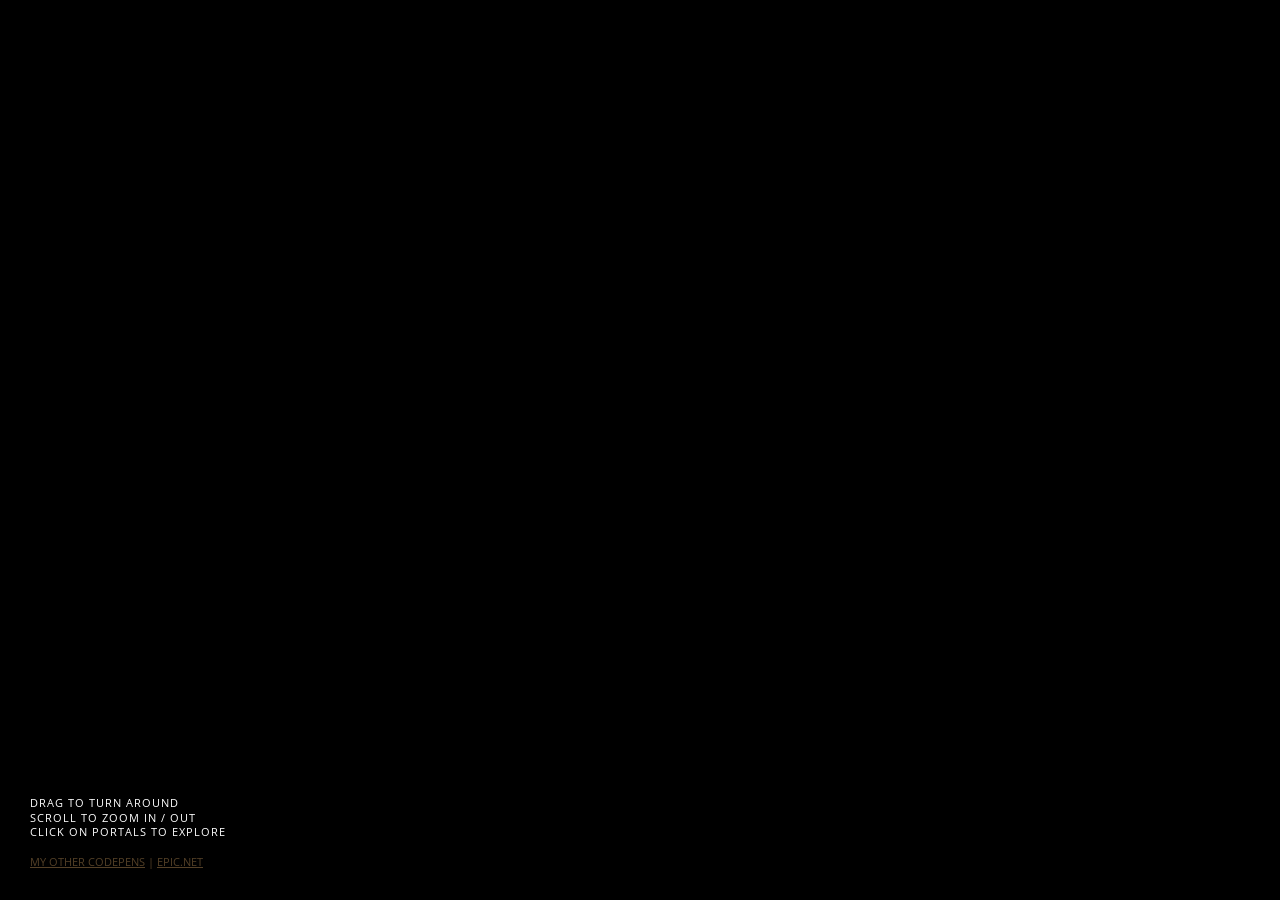
<file: game4/Go Go (Game)/Infinite Portals/index.html>
<!DOCTYPE html>
<html lang="en">
<head>
    <meta charset="UTF-8">
    <meta name="viewport" content="width=device-width, initial-scale=1.0">
    <link rel="stylesheet" href="style.css">
    <title>Document</title>
</head>
<body>
    <canvas class="webgl"></canvas>
<div id="instructions">Drag to turn around<br />Scroll to zoom in / out<br />Click on portals to explore</div>
<div id="credits">
  <p><a href="https://codepen.io/Yakudoo/" target="blank">my other codepens</a> | <a href="http://epic.net" target="blank">epic.net</a></p>
</div>

<script type="x-shader/x-vertex" id="vertexShader">
  precision highp float;
  varying vec2 vUv;
  void main() {
    vUv = uv;
    vec4 modelViewPosition = modelViewMatrix * vec4(position, 1.0);
    gl_Position = projectionMatrix * modelViewPosition; 
  }
</script>

<script type="x-shader/x-fragment" id="fragmentShader">
  #define PI 3.1415
  #define TAU 6.2832
  uniform sampler2D map;
  uniform sampler2D noiseMap;
  uniform float time;
  uniform float effectIntensity;
  uniform float effectMultiplier;
  varying vec2 vUv;
  
  void main() {
    
    // center uv
    vec2 vUv2 = vUv - .5; 
    // get each point angle
    float angle = atan(vUv2.y, vUv2.x); 
    // get distance to each point
    float l = length(vUv2); 
    float l2 = pow(l, .5);
    
    // create a radial moving noise 
    float u = angle * 2. / TAU + time * .1;
    float v = fract(l + time * .2);
    vec4 noise = texture2D( noiseMap, vec2(u, v));
    
    // create waves
    float noiseDisp = noise.r * noise.g * 4. * effectMultiplier;
    float radialMask = l;
    float wavesCount = 5.0;
    float wavesSpeed = time * 5.;
    float pnt = sin(2.0 * l * PI * wavesCount + noiseDisp + wavesSpeed) * radialMask;
    
    // calculate displacement according to waves
    float dx = pnt * cos(angle) ;
    
    // normalize
    float dy = pnt * sin(angle);
    
    // sample texture and apply wave displacement
    vec4 color = texture2D( map, vUv + vec2(dx,dy) * l * .3 * effectIntensity * effectMultiplier);
    
    // lighten according to waves
    color *= 1. + pnt * .5 * effectIntensity;
    
    // highlights 
    float highlight = smoothstep(.0, .2, dx * dy);
    color += highlight * effectIntensity;
    
    // gradient greyscale at the borders
    float grey = dot(color.rgb, vec3(0.299, 0.587, 0.114));
    color.rgb = mix(color.rgb, vec3(grey), effectIntensity * l * effectMultiplier);
    
    // add redish color at the borders
    color.r += smoothstep( .1, .7, l) * .5 * effectIntensity;
   
    gl_FragColor = linearToOutputTexel(color);
    //gl_FragColor = linearToOutputTexel(vec4(highlight,highlight,highlight,1.));
    
  }
</script>
<script type="module" src="main.js"></script>
</body>
</html>
</file>
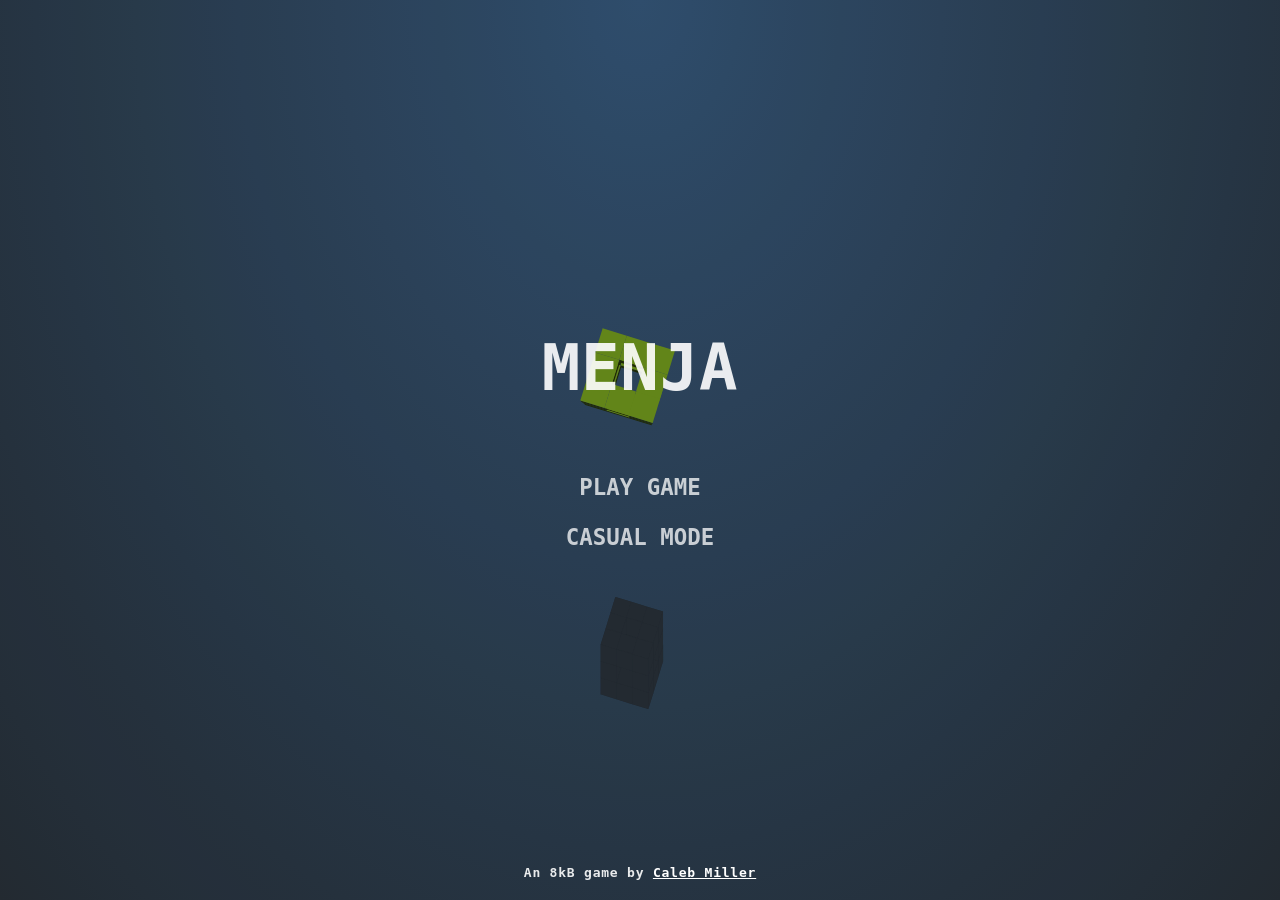
<file: game2/Menja/index2.html>
<!DOCTYPE html>
<html lang="en">
<head>
    <meta charset="UTF-8">
    <meta name="viewport" content="width=device-width, initial-scale=1">
<meta name="theme-color" content="#2c3f51">

    <link rel="stylesheet" href="style.css">
    <script defer src="main.js"></script>
    <title>Document</title>
</head>
<body>
    <!-- Game canvas -->
<canvas id="c"></canvas>

<!-- Gameplay HUD -->
<div class="hud">
	<div class="hud__score">
		<div class="score-lbl"></div>
		<div class="cube-count-lbl"></div>
	</div>
	<div class="pause-btn"><div></div></div>
	<div class="slowmo">
		<div class="slowmo__bar"></div>
	</div>
</div>

<!-- Menu System -->
<div class="menus">
	<div class="menu menu--main">
		<h1>MENJA</h1>
		<button type="button" class="play-normal-btn">PLAY GAME</button>
		<button type="button" class="play-casual-btn">CASUAL MODE</button>
		<div class="credits">An 8kB game by <a href="https://cmiller.tech">Caleb Miller</a></div>
	</div>
	<div class="menu menu--pause">
		<h1>Paused</h1>
		<button type="button" class="resume-btn">RESUME GAME</button>
		<button type="button" class="menu-btn--pause">MAIN MENU</button>
	</div>
	<div class="menu menu--score">
		<h1>Game Over</h1>
		<h2>Your Score:</h2>
		<div class="final-score-lbl"></div>
		<div class="high-score-lbl"></div>
		<button type="button" class="play-again-btn">PLAY AGAIN</button>
		<button type="button" class="menu-btn--score">MAIN MENU</button>
	</div>
</div>

</body>
</html>
</file>
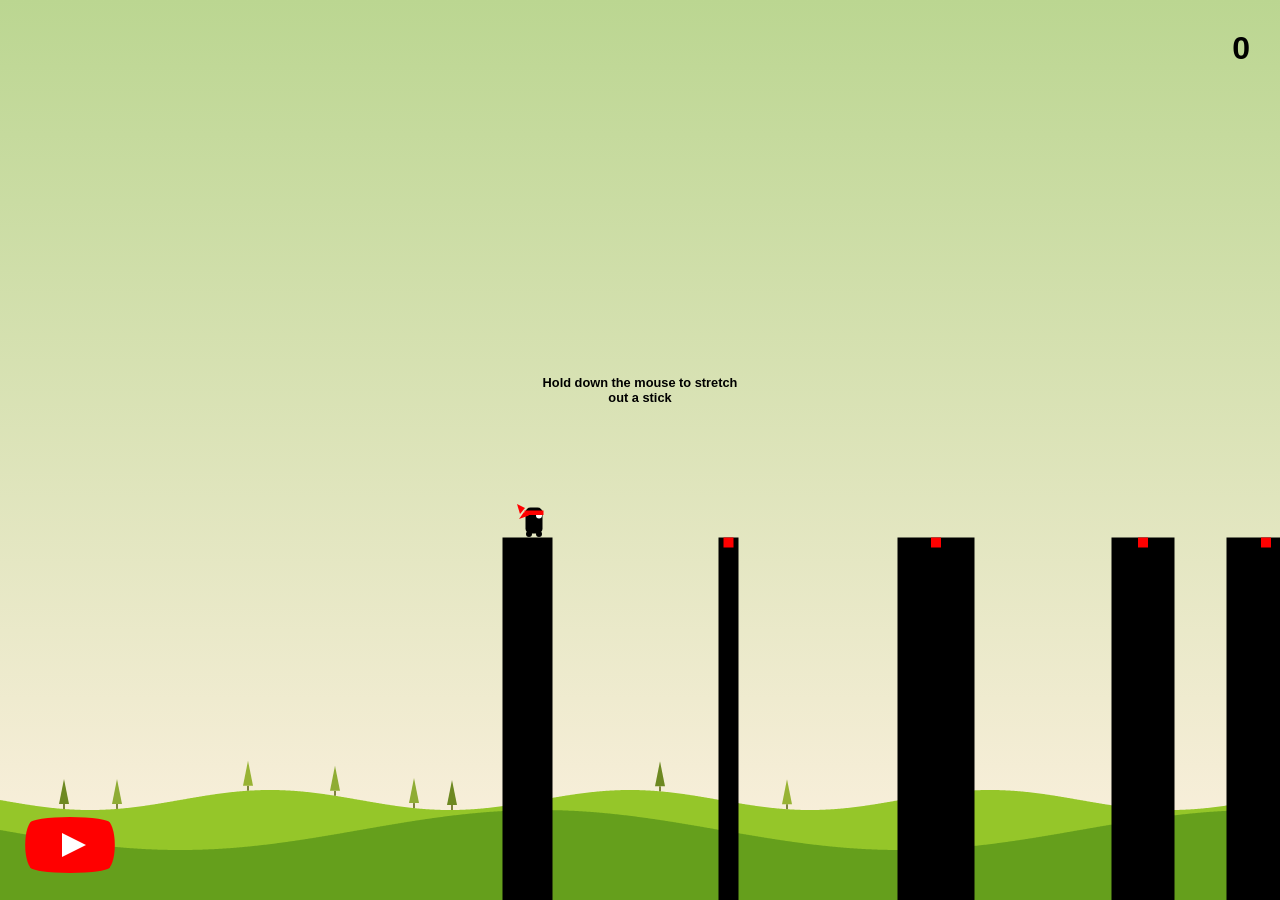
<file: game3/Stick Hero with Canvas - Copy/index3.html>
<!DOCTYPE html>
<html lang="en">
<head>
    <meta charset="UTF-8">
    <meta name="viewport" content="width=device-width, initial-scale=1.0">
    <link rel="stylesheet" href="style.css">
    <script defer src="main.js"></script>
    <title>Document</title>
</head>
<body>
    <div class="container">
        <div id="score"></div>
        <canvas id="game" width="375" height="375"></canvas>
        <div id="introduction">Hold down the mouse to stretch out a stick</div>
        <div id="perfect">DOUBLE SCORE</div>
        <button id="restart">RESTART</button>
      </div>
      
      <a id="youtube" href="https://youtu.be/eue3UdFvwPo" target="_top">
        <span>See how this game was made</span>
      </a>
      <div id="youtube-card">
        How to create a Stick Hero game with JavaScript and HTML Canvas
      </div>
</body>
</html>
</file>
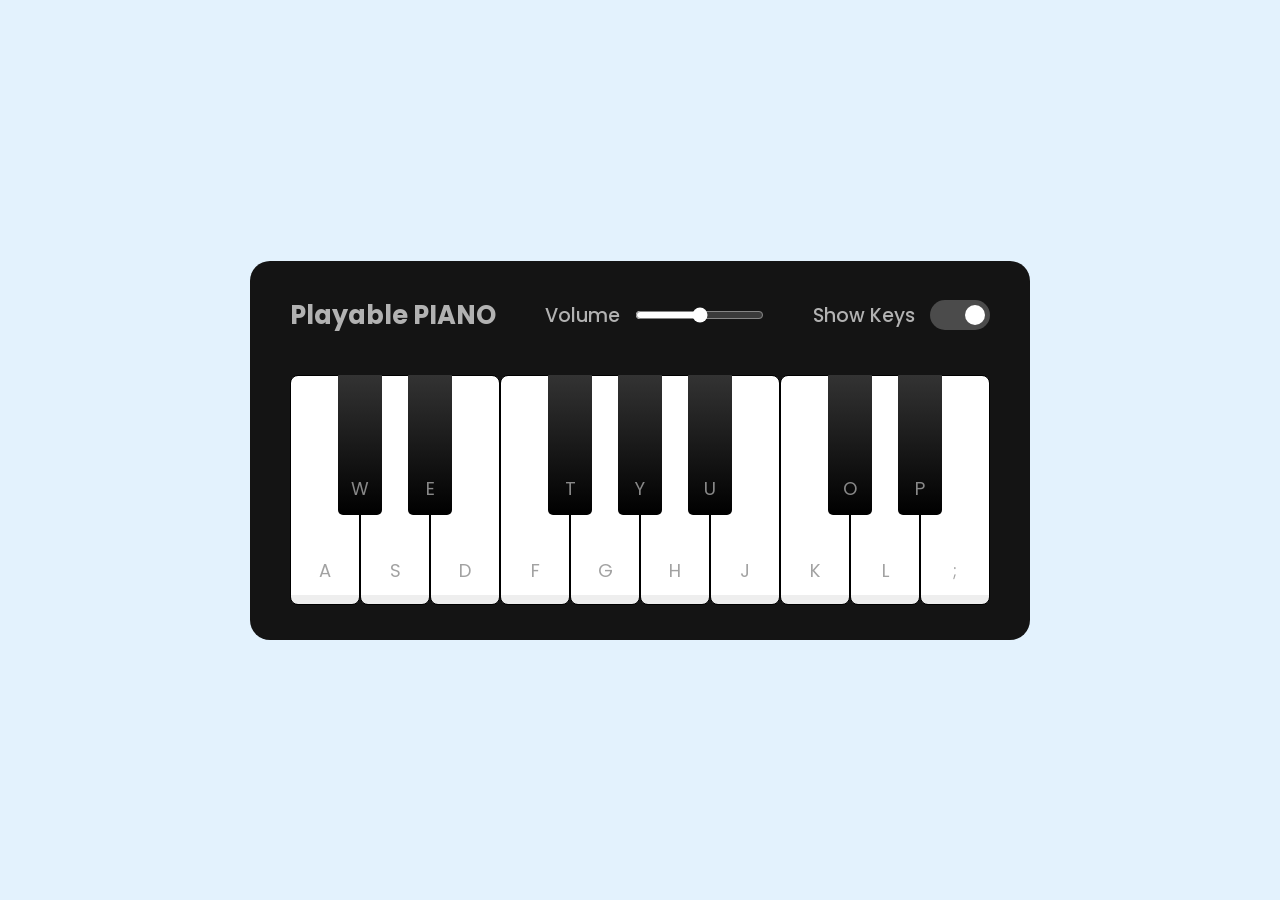
<file: game8/Piano/index8.html>
<!DOCTYPE html>
<html lang="en" dir="ltr">
  <head>
    <meta charset="utf-8">
    <title>Playable Piano JavaScript | CodingStella</title>
    <link rel="stylesheet" href="style.css">
    <meta name="viewport" content="width=device-width, initial-scale=1.0">
    <script src="script.js" defer></script>
  </head>
  <body>
    <div class="wrapper">
      <header>
        <h2>Playable PIANO</h2>
        <div class="column volume-slider">
          <span>Volume</span><input type="range" min="0" max="1" value="0.5" step="any">
        </div>
        <div class="column keys-checkbox">
          <span>Show Keys</span><input type="checkbox" checked>
        </div>
      </header>
      <ul class="piano-keys">
        <li class="key white" data-key="a"><span>a</span></li>
        <li class="key black" data-key="w"><span>w</span></li>
        <li class="key white" data-key="s"><span>s</span></li>
        <li class="key black" data-key="e"><span>e</span></li>
        <li class="key white" data-key="d"><span>d</span></li>
        <li class="key white" data-key="f"><span>f</span></li>
        <li class="key black" data-key="t"><span>t</span></li>
        <li class="key white" data-key="g"><span>g</span></li>
        <li class="key black" data-key="y"><span>y</span></li>
        <li class="key white" data-key="h"><span>h</span></li>
        <li class="key black" data-key="u"><span>u</span></li>
        <li class="key white" data-key="j"><span>j</span></li>
        <li class="key white" data-key="k"><span>k</span></li>
        <li class="key black" data-key="o"><span>o</span></li>
        <li class="key white" data-key="l"><span>l</span></li>
        <li class="key black" data-key="p"><span>p</span></li>
        <li class="key white" data-key=";"><span>;</span></li>
      </ul>
    </div>

  </body>
</html>
</file>
<file: game4/Go Go (Game)/Infinite Portals/style.css>
/* author: https://codepen.io/Yakudoo/pen/PogJvGv
Karim Maaloul */
@import url(https://fonts.googleapis.com/css?family=Open+Sans:800);
.webgl {
  position: fixed;
  top: 0;
  left: 0;
  right: 0;
  bottom: 0;
  outline: none;
  background-color: #000000;
  cursor: move;
  width: 100%;
  height: 100%;
  /* fallback if grab cursor is unsupported */
  cursor: grab;
  cursor: -moz-grab;
  cursor: -webkit-grab;
}

#credits {
  position: absolute;
  bottom: 0;
  left: 30px;
  margin-bottom: 20px;
  font-family: "Open Sans", sans-serif;
  color: #544027;
  font-size: 0.7em;
  text-transform: uppercase;
}

#credits a {
  color: #544027;
}

#credits a:hover {
  color: #d3cfcf;
}

#instructions {
  position: absolute;
  bottom: 60px;
  left: 30px;
  font-family: "Open Sans", sans-serif;
  color: #ffffff;
  font-size: 0.7em;
  line-height: 1.3;
  text-transform: uppercase;
  letter-spacing: 1px;
}
</file>
<file: game2/Menja/style.css>
/* author: https://codepen.io/MillerTime/pen/BexBbE
Caleb Miller */
body {
	margin: 0;
	background-color: #000;
	background-image: radial-gradient(ellipse at top, #335476 0.0%, #31506e 11.1%, #304b67 22.2%, #2f4760 33.3%, #2d4359 44.4%, #2c3f51 55.6%, #2a3a4a 66.7%, #293643 77.8%, #28323d 88.9%, #262e36 100.0%);
	height: 100vh;
	overflow: hidden;

	font-family: monospace;
	font-weight: bold;
	letter-spacing: 0.06em;
	color: rgba(255, 255, 255, 0.75);
}

#c {
	display: block;
	touch-action: none;
	transform: translateZ(0);
}


/*/////////////////////
//        HUD        //
/////////////////////*/


.hud__score,
.pause-btn {
	position: fixed;
	font-size: calc(14px + 2vw + 1vh);
}

.hud__score {
	top: 0.65em;
	left: 0.65em;
	pointer-events: none;
	user-select: none;
}

.cube-count-lbl {
	font-size: 0.46em;
}

.pause-btn {
	position: fixed;
	top: 0;
	right: 0;
	padding: 0.8em 0.65em;
}

.pause-btn > div {
	position: relative;
	width: 0.8em;
	height: 0.8em;
	opacity: 0.75;
}

.pause-btn > div::before,
.pause-btn > div::after {
	content: '';
	display: block;
	width: 34%;
	height: 100%;
	position: absolute;
	background-color: #fff;
}

.pause-btn > div::after {
	right: 0;
}

.slowmo {
	position: fixed;
	bottom: 0;
	width: 100%;
	pointer-events: none;
	opacity: 0;
	transition: opacity 0.4s;
	will-change: opacity;
}

.slowmo::before {
	content: 'SLOW-MO';
	display: block;
	font-size: calc(8px + 1vw + 0.5vh);
	margin-left: 0.5em;
	margin-bottom: 8px;
}

.slowmo::after {
	content: '';
	display: block;
	position: fixed;
	bottom: 0;
	width: 100%;
	height: 1.5vh;
	background-color: rgba(0, 0, 0, 0.25);
	z-index: -1;
}

.slowmo__bar {
	height: 1.5vh;
	background-color: rgba(255, 255, 255, 0.75);
	transform-origin: 0 0;
}



/*/////////////////////
//       MENUS       //
/////////////////////*/

.menus::before {
	content: '';
	pointer-events: none;
	position: fixed;
	top: 0;
	right: 0;
	bottom: 0;
	left: 0;
	background-color: #000;
	opacity: 0;
	transition: opacity 0.2s;
	transition-timing-function: ease-in;
}

.menus.has-active::before {
	opacity: 0.08;
	transition-duration: 0.4s;
	transition-timing-function: ease-out;
}

.menus.interactive-mode::before {
	opacity: 0.02;
}



/* Menu containers */
.menu {
	pointer-events: none;
	position: fixed;
	top: 0;
	right: 0;
	bottom: 0;
	left: 0;
	display: flex;
	flex-direction: column;
	justify-content: center;
	align-items: center;
	user-select: none;
	text-align: center;
	color: rgba(255, 255, 255, 0.9);
	opacity: 0;
	visibility: hidden;
	transform: translateY(30px);
	transition-property: opacity, visibility, transform;
	transition-duration: 0.2s;
	transition-timing-function: ease-in;
}

.menu.active {
	opacity: 1;
	visibility: visible;
	transform: translateY(0);
	transition-duration: 0.4s;
	transition-timing-function: ease-out;
}

.menus.interactive-mode .menu.active {
	opacity: 0.6;
}

.menus:not(.interactive-mode) .menu.active > * {
	pointer-events: auto;
}


/* Common menu elements */

h1 {
	font-size: 4rem;
	line-height: 0.95;
	text-align: center;
	font-weight: bold;
	margin: 0 0.65em 1em;
}

h2 {
	font-size: 1.2rem;
	line-height: 1;
	text-align: center;
	font-weight: bold;
	margin: -1em 0.65em 1em;
}

.final-score-lbl {
	font-size: 5rem;
	margin: -0.2em 0 0;
}

.high-score-lbl {
	font-size: 1.2rem;
	margin: 0 0 2.5em;
}

button {
	display: block;
	position: relative;
	width: 200px;
	padding: 12px 20px;
	background: transparent;
	border: none;
	outline: none;
	user-select: none;
	font-family: monospace;
	font-weight: bold;
	font-size: 1.4rem;
	color: #fff;
	opacity: 0.75;
	transition: opacity 0.3s;
}

button::before {
	content: '';
	position: absolute;
	top: 0;
	right: 0;
	bottom: 0;
	left: 0;
	background-color: rgba(255, 255, 255, 0.15);
	transform: scale(0, 0);
	opacity: 0;
	transition: opacity 0.3s, transform 0.3s;
}

/* No `:focus` styles because this is a mouse/touch game! */
button:active {
	opacity: 1;
}

button:active::before {
	transform: scale(1, 1);
	opacity: 1;
}

.credits {
	position: fixed;
	width: 100%;
	left: 0;
	bottom: 20px;
}

a {
	color: white;
}

/* Only enable hover state on large screens */
@media (min-width: 1025px) {
	button:hover {
		opacity: 1;
	}

	button:hover::before {
		transform: scale(1, 1);
		opacity: 1;
	}
}
</file>
<file: game3/Stick Hero with Canvas - Copy/style.css>
/* author: https://codepen.io/HunorMarton/pen/xxOMQKg
Hunor Marton Borbely */
html,
body {
  height: 100%;
  margin: 0;
}

body {
  font-family: "Segoe UI", Tahoma, Geneva, Verdana, sans-serif;
  cursor: pointer;
}

.container {
  display: flex;
  justify-content: center;
  align-items: center;
  height: 100%;
}

#score {
  position: absolute;
  top: 30px;
  right: 30px;
  font-size: 2em;
  font-weight: 900;
}

#introduction {
  width: 200px;
  height: 150px;
  position: absolute;
  font-weight: 600;
  font-size: 0.8em;
  font-family: "Segoe UI", Tahoma, Geneva, Verdana, sans-serif;
  text-align: center;
  transition: opacity 2s;
}

#restart {
  width: 120px;
  height: 120px;
  position: absolute;
  border-radius: 50%;
  color: white;
  background-color: red;
  border: none;
  font-weight: 700;
  font-size: 1.2em;
  font-family: "Segoe UI", Tahoma, Geneva, Verdana, sans-serif;
  display: none;
  cursor: pointer;
}

#perfect {
  position: absolute;
  opacity: 0;
  transition: opacity 2s;
}

#youtube,
#youtube-card {
  display: none;
}

@media (min-height: 425px) {
  /** Youtube logo by https://codepen.io/alvaromontoro */
  #youtube {
    z-index: 2;
    display: block;
    width: 100px;
    height: 70px;
    position: absolute;
    bottom: 20px;
    left: 20px;
    background: red;
    border-radius: 50% / 11%;
    transform: scale(0.8);
    transition: transform 0.5s;
  }

  #youtube:hover,
  #youtube:focus {
    transform: scale(0.9);
  }

  #youtube::before {
    content: "";
    display: block;
    position: absolute;
    top: 7.5%;
    left: -6%;
    width: 112%;
    height: 85%;
    background: red;
    border-radius: 9% / 50%;
  }

  #youtube::after {
    content: "";
    display: block;
    position: absolute;
    top: 20px;
    left: 40px;
    width: 45px;
    height: 30px;
    border: 15px solid transparent;
    box-sizing: border-box;
    border-left: 30px solid white;
  }

  #youtube span {
    font-size: 0;
    position: absolute;
    width: 0;
    height: 0;
    overflow: hidden;
  }

  #youtube:hover + #youtube-card {
    display: block;
    position: absolute;
    bottom: 12px;
    left: 10px;
    padding: 25px 25px 25px 130px;
    width: 300px;
    background-color: white;
  }
}
</file>
<file: game8/Piano/style.css>
/* Import Google font - Poppins */
@import url('https://fonts.googleapis.com/css2?family=Poppins:wght@400;500;600&display=swap');
* {
  margin: 0;
  padding: 0;
  box-sizing: border-box;
  font-family: 'Poppins', sans-serif;
}
body {
  display: flex;
  align-items: center;
  justify-content: center;
  min-height: 100vh;
  background: #E3F2FD;
}
.wrapper {
  padding: 35px 40px;
  border-radius: 20px;
  background: #141414;
}
.wrapper header {
  display: flex;
  color: #B2B2B2;
  align-items: center;
  justify-content: space-between;
}
header h2 {
  font-size: 1.6rem;
}
header .column {
  display: flex;
  align-items: center;
}
header span {
  font-weight: 500;
  margin-right: 15px;
  font-size: 1.19rem;
}
header input {
  outline: none;
  border-radius: 30px;
}
.volume-slider input {
  accent-color: #fff;
}
.keys-checkbox input {
  height: 30px;
  width: 60px;
  cursor: pointer;
  appearance: none;
  position: relative;
  background: #4B4B4B
}
.keys-checkbox input::before {
  content: "";
  position: absolute;
  top: 50%;
  left: 5px;
  width: 20px;
  height: 20px;
  border-radius: 50%;
  background: #8c8c8c;
  transform: translateY(-50%);
  transition: all 0.3s ease;
}
.keys-checkbox input:checked::before {
  left: 35px;
  background: #fff;
}
.piano-keys {
  display: flex;
  list-style: none;
  margin-top: 40px;
}
.piano-keys .key {
  cursor: pointer;
  user-select: none;
  position: relative;
  text-transform: uppercase;
}
.piano-keys .black {
  z-index: 2;
  width: 44px;
  height: 140px;
  margin: 0 -22px 0 -22px;
  border-radius: 0 0 5px 5px;
  background: linear-gradient(#333, #000);
}
.piano-keys .black.active {
  box-shadow: inset -5px -10px 10px rgba(255,255,255,0.1);
  background:linear-gradient(to bottom, #000, #434343);
}
.piano-keys .white {
  height: 230px;
  width: 70px;
  border-radius: 8px;
  border: 1px solid #000;
  background: linear-gradient(#fff 96%, #eee 4%);
}
.piano-keys .white.active {
  box-shadow: inset -5px 5px 20px rgba(0,0,0,0.2);
  background:linear-gradient(to bottom, #fff 0%, #eee 100%);
}
.piano-keys .key span {
  position: absolute;
  bottom: 20px;
  width: 100%;
  color: #A2A2A2;
  font-size: 1.13rem;
  text-align: center;
}
.piano-keys .key.hide span {
  display: none;
}
.piano-keys .black span {
  bottom: 13px;
  color: #888888;
}

@media screen and (max-width: 815px) {
  .wrapper {
    padding: 25px;
  }
  header {
    flex-direction: column;
  }
  header :where(h2, .column) {
    margin-bottom: 13px;
  }
  .volume-slider input {
    max-width: 100px;
  }
  .piano-keys {
    margin-top: 20px;
  }
  .piano-keys .key:where(:nth-child(9), :nth-child(10)) {
    display: none;
  }
  .piano-keys .black {
    height: 100px;
    width: 40px;
    margin: 0 -20px 0 -20px;
  }
  .piano-keys .white {
    height: 180px;
    width: 60px;
  }
}

@media screen and (max-width: 615px) {
  .piano-keys .key:nth-child(13),
  .piano-keys .key:nth-child(14),
  .piano-keys .key:nth-child(15),
  .piano-keys .key:nth-child(16),
  .piano-keys .key :nth-child(17) {
    display: none;
  }
  .piano-keys .white {
    width: 50px;
  }
}
</file>
